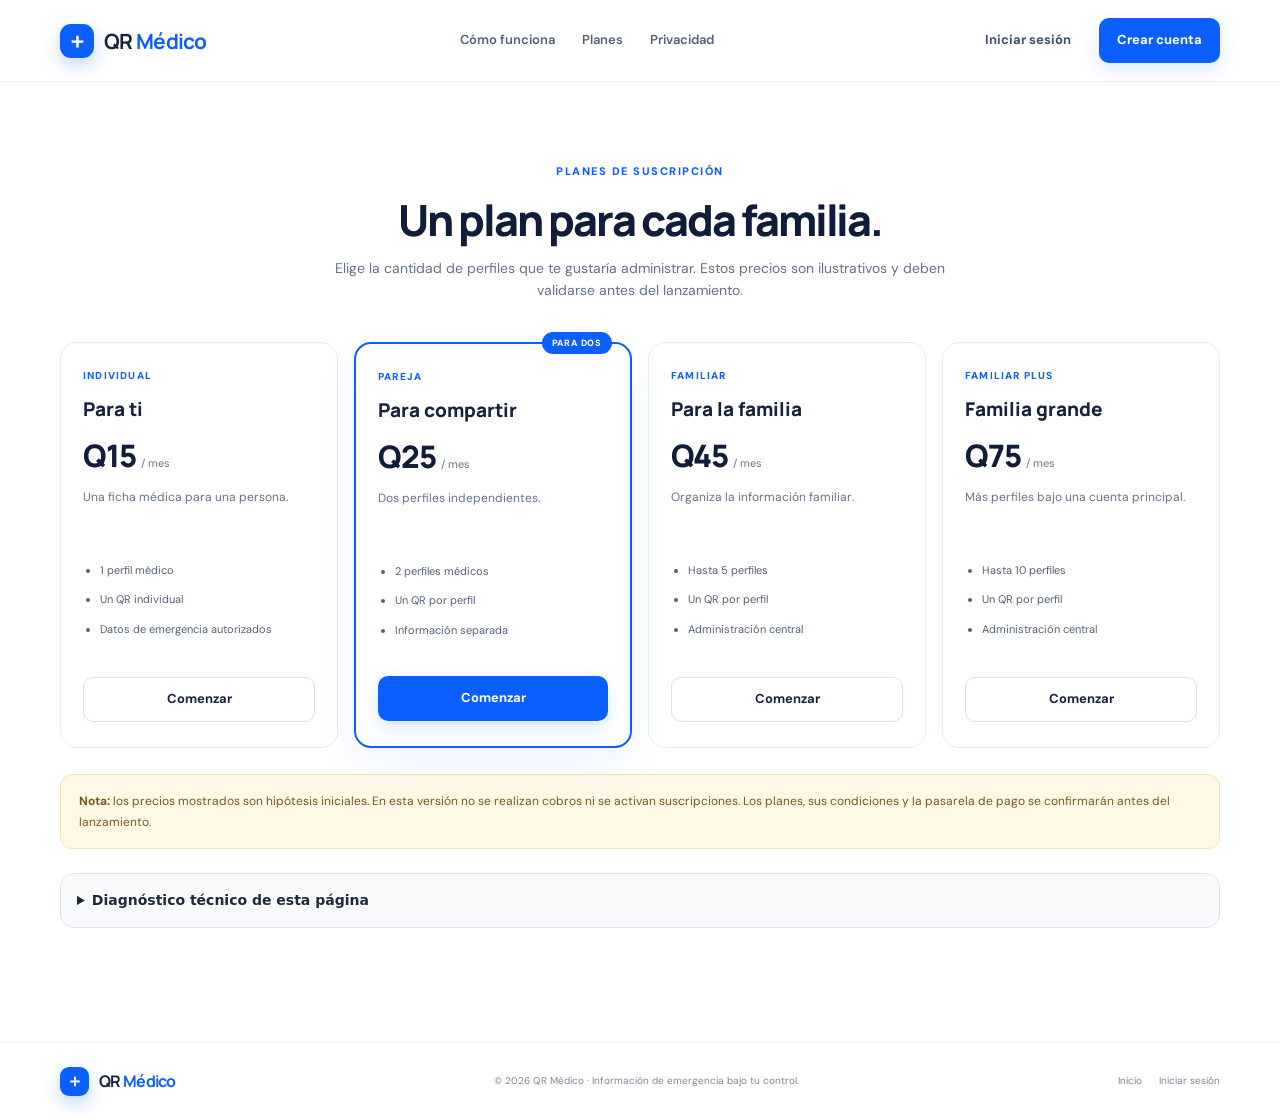
<file: planes.html>
<!doctype html>
<html lang="es">
<head>
  <meta charset="utf-8">
  <meta name="viewport" content="width=device-width, initial-scale=1">
  <meta name="theme-color" content="#0b5fff">
  <meta name="description" content="Conoce los planes ilustrativos de QR Médico.">
  <title>Planes y precios | QR Médico</title>

  <link rel="stylesheet" href="assets/css/styles.css">

  <style>
    /* Diagnóstico técnico independiente del CSS principal */
    .system-diagnostic {
      margin: 24px auto;
      padding: 16px;
      border: 1px solid #dbe3ef;
      border-radius: 14px;
      background: #f8fafc;
      color: #1e293b;
      font: 14px/1.5 system-ui, sans-serif;
    }

    .system-diagnostic summary {
      cursor: pointer;
      font-weight: 700;
    }

    .system-diagnostic h2 {
      font-size: 17px;
      margin: 14px 0;
    }

    .diagnostic-result {
      padding: 7px 0;
      border-bottom: 1px solid #e2e8f0;
      overflow-wrap: anywhere;
    }

    .diagnostic-result:last-child {
      border-bottom: 0;
    }

    .diagnostic-ok { color: #166534; }
    .diagnostic-error { color: #b91c1c; }
    .diagnostic-warning { color: #92400e; }

    .diagnostic-button {
      margin-top: 14px;
      padding: 10px 14px;
      border: 1px solid #cbd5e1;
      border-radius: 9px;
      background: white;
      color: #1e293b;
      cursor: pointer;
    }

    .diagnostic-note {
      font-size: 12px;
      color: #64748b;
    }

    .menu-toggle[aria-expanded="true"] {
      outline: 2px solid #0b5fff;
    }
  </style>
</head>

<body>

<header class="site-header">
  <a class="brand" href="index.html" aria-label="QR Médico, inicio">
    <span class="brand-mark">+</span>
    <span>QR <b>Médico</b></span>
  </a>

  <button
    class="menu-toggle"
    type="button"
    aria-label="Abrir menú"
    aria-expanded="false"
    aria-controls="main-navigation"
  >☰</button>

  <nav class="nav-links" id="main-navigation" aria-label="Navegación principal">
    <a href="index.html#como-funciona">Cómo funciona</a>
    <a href="planes.html" aria-current="page">Planes</a>
    <a href="index.html#privacidad">Privacidad</a>
  </nav>

  <div class="nav-actions">
    <a class="btn btn-quiet" href="login.html">Iniciar sesión</a>
    <a class="btn btn-primary" href="registro.html">Crear cuenta</a>
  </div>
</header>

<main class="container page-main">

  <div class="section-heading">
    <span class="eyebrow">PLANES DE SUSCRIPCIÓN</span>
    <h1>Un plan para cada familia.</h1>
    <p>
      Elige la cantidad de perfiles que te gustaría administrar.
      Estos precios son ilustrativos y deben validarse antes del lanzamiento.
    </p>
  </div>

  <div class="pricing-grid">

    <article class="price-card">
      <span class="price-label">INDIVIDUAL</span>
      <h2>Para ti</h2>
      <div class="price">Q15 <small>/ mes</small></div>
      <p>Una ficha médica para una persona.</p>
      <ul>
        <li>1 perfil médico</li>
        <li>Un QR individual</li>
        <li>Datos de emergencia autorizados</li>
      </ul>
      <a class="btn btn-outline full" href="registro.html">Comenzar</a>
    </article>

    <article class="price-card featured">
      <span class="popular">PARA DOS</span>
      <span class="price-label">PAREJA</span>
      <h2>Para compartir</h2>
      <div class="price">Q25 <small>/ mes</small></div>
      <p>Dos perfiles independientes.</p>
      <ul>
        <li>2 perfiles médicos</li>
        <li>Un QR por perfil</li>
        <li>Información separada</li>
      </ul>
      <a class="btn btn-primary full" href="registro.html">Comenzar</a>
    </article>

    <article class="price-card">
      <span class="price-label">FAMILIAR</span>
      <h2>Para la familia</h2>
      <div class="price">Q45 <small>/ mes</small></div>
      <p>Organiza la información familiar.</p>
      <ul>
        <li>Hasta 5 perfiles</li>
        <li>Un QR por perfil</li>
        <li>Administración central</li>
      </ul>
      <a class="btn btn-outline full" href="registro.html">Comenzar</a>
    </article>

    <article class="price-card">
      <span class="price-label">FAMILIAR PLUS</span>
      <h2>Familia grande</h2>
      <div class="price">Q75 <small>/ mes</small></div>
      <p>Más perfiles bajo una cuenta principal.</p>
      <ul>
        <li>Hasta 10 perfiles</li>
        <li>Un QR por perfil</li>
        <li>Administración central</li>
      </ul>
      <a class="btn btn-outline full" href="registro.html">Comenzar</a>
    </article>

  </div>

  <aside class="notice">
    <strong>Nota:</strong>
    los precios mostrados son hipótesis iniciales.
    En esta versión no se realizan cobros ni se activan suscripciones.
    Los planes, sus condiciones y la pasarela de pago se confirmarán
    antes del lanzamiento.
  </aside>

  <!-- Diagnóstico visible para el desarrollador -->
  <details class="system-diagnostic">
    <summary>Diagnóstico técnico de esta página</summary>

    <h2>Estado del sistema</h2>

    <div id="diagnostic-results" aria-live="polite">
      <div class="diagnostic-result">⏳ Iniciando comprobaciones...</div>
    </div>

    <button
      type="button"
      id="run-diagnostics"
      class="diagnostic-button"
    >Volver a comprobar</button>

    <p class="diagnostic-note">
      Esta página pública no necesita conectarse a Firebase.
      La autenticación y la base de datos se comprobarán en las
      páginas que utilizan esos servicios.
    </p>
  </details>

</main>

<footer class="site-footer">
  <div class="container footer-inner">
    <a class="brand brand-footer" href="index.html" aria-label="QR Médico, inicio">
      <span class="brand-mark">+</span>
      <span>QR <b>Médico</b></span>
    </a>

    <span>© 2026 QR Médico · Información de emergencia bajo tu control.</span>

    <div>
      <a href="index.html">Inicio</a>
      <a href="login.html">Iniciar sesión</a>
    </div>
  </div>
</footer>

<script>
(() => {
  "use strict";

  const results = document.getElementById("diagnostic-results");
  const runButton = document.getElementById("run-diagnostics");
  const menuButton = document.querySelector(".menu-toggle");
  const navigation = document.getElementById("main-navigation");

  function report(title, status, detail) {
    const row = document.createElement("div");
    row.className = "diagnostic-result diagnostic-" + status;

    const symbol = status === "ok" ? "✔"
      : status === "error" ? "✖" : "⚠";

    row.textContent = symbol + " " + title + ": " + detail;
    results.appendChild(row);
  }

  function setMenu(open) {
    if (!menuButton || !navigation) return;

    menuButton.setAttribute("aria-expanded", String(open));
    menuButton.setAttribute(
      "aria-label",
      open ? "Cerrar menú" : "Abrir menú"
    );

    navigation.classList.toggle("open", open);
    navigation.classList.toggle("is-open", open);
  }

  if (menuButton && navigation) {
    menuButton.addEventListener("click", () => {
      const isOpen =
        menuButton.getAttribute("aria-expanded") === "true";

      setMenu(!isOpen);
    });

    navigation.querySelectorAll("a").forEach(link => {
      link.addEventListener("click", () => setMenu(false));
    });

    document.addEventListener("keydown", event => {
      if (event.key === "Escape") setMenu(false);
    });
  }

  function runDiagnostics() {
    results.replaceChildren();

    report(
      "JavaScript",
      "ok",
      "El código de diagnóstico se está ejecutando."
    );

    const stylesheet = [...document.styleSheets].some(sheet => {
      try {
        return sheet.href &&
          new URL(sheet.href).pathname.endsWith("/assets/css/styles.css");
      } catch {
        return false;
      }
    });

    report(
      "Hoja de estilos",
      stylesheet ? "ok" : "error",
      stylesheet
        ? "Se encontró styles.css."
        : "No se encontró styles.css. Comprueba la ruta y el nombre."
    );

    report(
      "Menú móvil",
      menuButton && navigation ? "ok" : "error",
      menuButton && navigation
        ? "Se encontraron el botón y la navegación."
        : "Falta el botón del menú o el elemento de navegación."
    );

    const requiredPages = [
      "index.html",
      "login.html",
      "registro.html",
      "planes.html"
    ];

    const currentPath = location.pathname;
    const base = currentPath.slice(
      0,
      currentPath.lastIndexOf("/") + 1
    );

    requiredPages.forEach(page => {
      const url = base + page;
      const link = document.querySelector(
        'a[href="' + page + '"]'
      );

      report(
        "Enlace a " + page,
        link ? "ok" : "warning",
        link
          ? "Existe al menos un enlace en esta página."
          : "No hay un enlace directo a esta página."
      );
    });

    const planLinks = [...document.querySelectorAll(
      ".pricing-grid a[href]"
    )];

    const incorrectPlanLinks = planLinks.filter(link => {
      return link.getAttribute("href") !== "registro.html";
    });

    report(
      "Botones de planes",
      planLinks.length === 4 && incorrectPlanLinks.length === 0
        ? "ok" : "warning",
      planLinks.length + " botones encontrados; " +
        incorrectPlanLinks.length + " destinos inesperados."
    );

    report(
      "Firebase",
      "ok",
      "No se requiere Firebase en esta página de precios."
    );

    report(
      "Suscripciones",
      "warning",
      "Los precios son ilustrativos; los cobros aún no están activos."
    );
  }

  window.addEventListener("error", event => {
    if (!results) return;

    report(
      "Error de JavaScript",
      "error",
      event.message || "Error no identificado."
    );
  });

  runButton.addEventListener("click", runDiagnostics);

  runDiagnostics();
})();
</script>

</body>
                                           </html>
</file>
<file: assets/css/styles.css>
@import url('https://fonts.googleapis.com/css2?family=DM+Sans:wght@400;500;600;700&family=Manrope:wght@400;500;600;700;800&display=swap');

:root {
  --blue: #0b5fff;
  --blue-dark: #0748ca;
  --navy: #101d3a;
  --ink: #17233d;
  --muted: #66728a;
  --line: #e6ebf3;
  --soft: #f4f7fc;
  --green: #18a875;
  --shadow: 0 24px 70px rgba(20,45,95,.13);
}

* { box-sizing: border-box; }
html { scroll-behavior: smooth; }
body { margin: 0; font-family: 'DM Sans', sans-serif; color: var(--ink); background: #fff; line-height: 1.6; }
a { color: inherit; text-decoration: none; }
button, input { font: inherit; }
.container { width: min(1160px, calc(100% - 48px)); margin-inline: auto; }

.site-header {
  min-height: 82px; padding: 12px max(24px, calc((100% - 1160px)/2));
  display: flex; align-items: center; justify-content: space-between; gap: 24px;
  border-bottom: 1px solid #eef1f6; background: rgba(255,255,255,.96);
  position: sticky; top: 0; z-index: 10; backdrop-filter: blur(14px);
}
.brand { display: inline-flex; align-items: center; gap: 10px; font: 700 21px Manrope,sans-serif; letter-spacing: -.7px; white-space: nowrap; }
.brand b { color: var(--blue); }
.brand-mark { width: 34px; height: 34px; border-radius: 11px; background: var(--blue); color: white; display: grid; place-items: center; font-size: 26px; line-height: 1; box-shadow: 0 7px 18px #0b5fff40; }
.nav-links, .nav-actions { display: flex; align-items: center; gap: 27px; }
.nav-links a { font-size: 13px; font-weight: 600; color: #536078; }
.nav-links a:hover, .footer-inner a:hover { color: var(--blue); }
.nav-actions { gap: 10px; }
.btn { display: inline-flex; align-items: center; justify-content: center; gap: 12px; padding: 11px 17px; border-radius: 10px; font-weight: 700; font-size: 13px; border: 1px solid transparent; transition: .2s; cursor: pointer; font-family: inherit; }
.btn-primary { background: var(--blue); color: white; box-shadow: 0 7px 18px #0b5fff24; }
.btn-primary:hover { background: var(--blue-dark); transform: translateY(-1px); }
.btn-quiet { color: #42506a; }
.btn-outline { border-color: #d8e0ed; color: var(--ink); background: white; }
.btn-outline:hover { border-color: var(--blue); color: var(--blue); }
.btn-large { padding: 15px 21px; font-size: 14px; }
.btn-light { background: white; color: var(--blue); }
.menu-toggle { display: none; border: 0; background: none; font-size: 24px; color: var(--ink); cursor: pointer; }

.eyebrow { display: inline-flex; align-items: center; gap: 8px; color: var(--blue); font-size: 11px; font-weight: 800; letter-spacing: 1.5px; }
.pulse { width: 8px; height: 8px; border-radius: 50%; background: #24bf8b; box-shadow: 0 0 0 5px #24bf8b1c; }
.hero { min-height: 570px; display: grid; grid-template-columns: 1.05fr .95fr; align-items: center; gap: 48px; padding-top: 62px; padding-bottom: 70px; }
.hero h1, .section-heading h1, .section-heading h2, .privacy-layout h2, .cta-section h2 { font: 800 clamp(38px,4.5vw,58px)/1.12 Manrope,sans-serif; letter-spacing: -2.2px; margin: 21px 0 20px; color: var(--navy); }
.hero h1 span { color: var(--blue); }
.lead { font-size: 17px; line-height: 1.8; color: var(--muted); max-width: 570px; margin: 0 0 28px; }
.hero-actions { display: flex; gap: 12px; flex-wrap: wrap; }
.trust-row { display: flex; gap: 16px; flex-wrap: wrap; margin-top: 28px; color: #69768b; font-size: 11px; font-weight: 600; }
.hero-art { min-height: 410px; display: grid; place-items: center; position: relative; }
.medical-card { width: min(390px,90%); background: white; border: 1px solid #e8edf5; border-radius: 22px; box-shadow: var(--shadow); padding: 24px; position: relative; z-index: 2; transform: rotate(-2deg); }
.card-top { display: flex; align-items: center; gap: 10px; border-bottom: 1px solid #edf1f7; padding-bottom: 17px; }
.mini-mark { width: 25px; height: 25px; background: #eaf1ff; color: var(--blue); display: grid; place-items: center; border-radius: 8px; font-size: 19px; font-weight: 700; }
.secure-label { font-size: 9px; letter-spacing: 1.3px; font-weight: 800; color: #65728a; }
.status-dot { width: 7px; height: 7px; border-radius: 50%; background: #21b881; margin-left: auto; }
.profile-row { display: flex; align-items: center; gap: 13px; padding: 21px 0; }
.avatar { width: 47px; height: 47px; border-radius: 15px; background: linear-gradient(135deg,#cfe0ff,#eaf2ff); display: grid; place-items: center; color: var(--blue); font-weight: 800; }
.name-line { font-weight: 800; color: var(--navy); font-size: 14px; }
.muted, small { display: block; color: #7b879a; font-size: 11px; }
.info-lines { display: grid; gap: 11px; }
.info-lines > div { display: flex; align-items: center; gap: 12px; padding: 12px; background: #f7f9fd; border-radius: 12px; }
.info-icon { width: 31px; height: 31px; display: grid; place-items: center; background: white; color: var(--blue); border-radius: 9px; font-size: 17px; }
.info-lines b, .qr-panel b { font-size: 11px; display: block; }
.info-lines small, .qr-panel small { margin-top: 2px; font-size: 10px; }
.qr-panel { display: flex; gap: 15px; align-items: center; margin-top: 17px; padding: 14px; border: 1px dashed #cbd8ee; border-radius: 13px; }
.fake-qr { width: 72px; height: 72px; flex: 0 0 72px; background-color: #fff; background-image: repeating-conic-gradient(#17233d 0% 25%,#fff 0% 50%); background-size: 12px 12px; border: 5px solid white; outline: 1px solid #e2e8f1; position: relative; }
.fake-qr:before, .fake-qr:after { content: ""; position: absolute; width: 18px; height: 18px; background: #fff; border: 4px solid #17233d; top: 0; left: 0; box-shadow: 43px 0 0 -4px #fff,43px 0 0 0 #17233d,0 43px 0 -4px #fff,0 43px 0 0 #17233d; }
.orbit { position: absolute; border: 1px solid #e6edfb; border-radius: 50%; width: 390px; height: 390px; }
.orbit-two { width: 315px; height: 315px; border-style: dashed; }
.floating-badge { position: absolute; z-index: 3; bottom: 31px; right: -2px; display: flex; align-items: center; gap: 10px; background: white; border: 1px solid #e7edf6; border-radius: 14px; padding: 12px 15px; box-shadow: 0 14px 35px #1c376318; }
.badge-icon { width: 30px; height: 30px; background: #e7fbf3; color: #13a875; border-radius: 9px; display: grid; place-items: center; font-weight: 900; }
.floating-badge b { display: block; font-size: 11px; }
.floating-badge small { font-size: 10px; }
.decor { position: absolute; color: #b7ccff; font-weight: 900; }
.decor-cross { font-size: 36px; top: 27px; right: 35px; }
.decor-dots { font-size: 19px; line-height: .65; letter-spacing: 5px; bottom: 28px; left: 4px; color: #a9c1fb; }

.stats-strip { background: #f7f9fd; border-block: 1px solid #edf1f7; }
.stats-grid { display: grid; grid-template-columns: repeat(3,1fr); padding: 23px 0; }
.stats-grid > div { display: flex; align-items: center; justify-content: center; gap: 12px; border-right: 1px solid #e2e8f2; }
.stats-grid > div:last-child { border: 0; }
.stats-grid strong { font: 800 16px Manrope; color: var(--navy); }
.stats-grid span { font-size: 11px; color: var(--muted); }
.section { padding-top: 88px; padding-bottom: 88px; }
.section-heading { text-align: center; max-width: 650px; margin: 0 auto 40px; }
.section-heading h2 { font-size: 36px; letter-spacing: -1.3px; margin: 13px 0; }
.section-heading p { color: var(--muted); font-size: 14px; margin: 0; }
.steps-grid { display: grid; grid-template-columns: repeat(3,1fr); gap: 20px; }
.step-card { border: 1px solid var(--line); border-radius: 17px; padding: 27px; position: relative; transition: .2s; }
.step-card:hover { transform: translateY(-4px); box-shadow: 0 18px 35px #152c5410; }
.step-number { position: absolute; right: 24px; top: 23px; color: #c1cce0; font: 800 13px Manrope; }
.step-icon { width: 50px; height: 50px; border-radius: 15px; background: #edf3ff; color: var(--blue); display: grid; place-items: center; font-size: 24px; margin-bottom: 22px; }
.step-card h3 { font: 800 18px Manrope; margin: 0 0 10px; }
.step-card p { font-size: 13px; line-height: 1.8; color: var(--muted); margin: 0; }
.soft-section { background: #f7f9fd; }
.privacy-layout { display: grid; grid-template-columns: 1fr 1fr; gap: 90px; align-items: center; }
.privacy-layout h2 { font-size: 38px; letter-spacing: -1.5px; margin: 14px 0; }
.lead-small { font-size: 14px; line-height: 1.9; color: var(--muted); max-width: 490px; }
.text-link { display: inline-flex; gap: 9px; color: var(--blue); font-weight: 800; font-size: 13px; margin-top: 12px; }
.privacy-list { display: grid; gap: 21px; }
.privacy-list > div { display: flex; gap: 13px; }
.check { flex: 0 0 28px; width: 28px; height: 28px; border-radius: 9px; background: #e4f9f0; color: #12a675; display: grid; place-items: center; font-weight: 900; }
.privacy-list b { font-size: 14px; }
.privacy-list p { font-size: 12px; color: var(--muted); margin: 4px 0 0; line-height: 1.7; }
.disclaimer { border-top: 1px solid #e1e7f0; padding-top: 16px; font-size: 10px !important; }
.cta-section { margin-top: 70px; margin-bottom: 70px; padding: 38px 45px; border-radius: 22px; background: linear-gradient(120deg,#0b5fff,#1744bd); color: white; display: flex; align-items: center; justify-content: space-between; gap: 25px; }
.cta-section .eyebrow { color: #cbdcff; }
.cta-section h2 { font-size: 29px; letter-spacing: -.8px; color: white; margin: 10px 0; }
.cta-section p { color: #e0e9ff; font-size: 13px; margin: 0; }
.site-footer { border-top: 1px solid #edf1f7; padding: 24px 0; }
.footer-inner { display: flex; align-items: center; justify-content: space-between; gap: 20px; }
.brand-footer { font-size: 16px; }
.brand-footer .brand-mark { width: 29px; height: 29px; border-radius: 9px; font-size: 21px; }
.footer-inner > span, .footer-inner > div a { font-size: 10px; color: #7b879a; }
.footer-inner > div { display: flex; gap: 17px; }

.page-main { padding-top: 75px; padding-bottom: 90px; min-height: 70vh; }
.page-main .section-heading h1 { font-size: 43px; margin: 13px 0; }
.pricing-grid { display: grid; grid-template-columns: repeat(4,1fr); gap: 16px; align-items: stretch; }
.price-card { position: relative; border: 1px solid var(--line); border-radius: 17px; padding: 25px 22px; display: flex; flex-direction: column; }
.price-card.featured { border: 2px solid var(--blue); box-shadow: 0 15px 38px #0b5fff12; }
.popular { position: absolute; top: -12px; right: 18px; background: var(--blue); color: white; border-radius: 20px; padding: 4px 10px; font-size: 9px; font-weight: 800; letter-spacing: .8px; }
.price-label { font-size: 10px; letter-spacing: 1.2px; font-weight: 800; color: var(--blue); }
.price-card h2 { font: 800 19px Manrope; margin: 12px 0; }
.price { font: 800 31px Manrope; color: var(--navy); letter-spacing: -1px; }
.price small { display: inline; font: 500 11px 'DM Sans'; letter-spacing: 0; }
.price-card > p { font-size: 12px; color: var(--muted); min-height: 42px; }
.price-card ul { padding-left: 17px; margin: 8px 0 25px; flex: 1; }
.price-card li { font-size: 11px; color: #536078; margin: 12px 0; }
.full { width: 100%; }
.notice { margin-top: 26px; padding: 16px 18px; background: #fff8e7; border: 1px solid #f4e3b6; border-radius: 12px; color: #78591c; font-size: 12px; line-height: 1.7; }

.auth-body { min-height: 100vh; background: radial-gradient(circle at 15% 10%,#e9f1ff 0,transparent 32%),#f6f8fc; display: flex; align-items: center; justify-content: center; padding: 35px 18px; flex-direction: column; }
.auth-brand { margin-bottom: 25px; }
.auth-card { width: min(440px,100%); background: white; border: 1px solid #e7edf5; border-radius: 20px; padding: 34px; box-shadow: 0 20px 60px #1b356310; }
.back-link { display: inline-block; font-size: 11px; color: #68758c; margin-bottom: 25px; }
.auth-card h1 { font: 800 30px Manrope; letter-spacing: -1px; margin: 10px 0; }
.auth-card > p { font-size: 13px; color: var(--muted); margin: 0 0 25px; }
.demo-form { display: grid; gap: 9px; }
.demo-form label { font-size: 11px; font-weight: 700; color: #394761; margin-top: 6px; }
.demo-form input:not([type=checkbox]) { width: 100%; padding: 13px; border: 1px solid #dfe6f0; border-radius: 9px; font: 13px 'DM Sans'; outline: none; }
.demo-form input:focus { border-color: var(--blue); box-shadow: 0 0 0 3px #0b5fff15; }
.demo-form button { margin-top: 12px; }
.form-note { font-size: 10px; color: #78849a; line-height: 1.6; margin: 5px 0; }
.consent { display: flex; gap: 9px; align-items: flex-start; line-height: 1.6; font-weight: 500 !important; }
.consent input { margin-top: 4px; }
.auth-bottom { border-top: 1px solid #edf1f7; margin-top: 22px; padding-top: 18px; text-align: center; font-size: 11px; color: #68758c; }
.auth-bottom a { color: var(--blue); font-weight: 800; }

@media (max-width: 900px) {
  .site-header { gap: 12px; }
  .nav-links { gap: 14px; }
  .nav-links a { font-size: 12px; }
  .nav-actions .btn { padding: 10px 12px; }
  .hero { gap: 20px; }
  .hero h1 { font-size: 45px; }
  .trust-row { gap: 10px; }
  .pricing-grid { grid-template-columns: repeat(2,1fr); }
  .privacy-layout { gap: 40px; }
}
@media (max-width: 680px) {
  .container { width: min(100% - 36px,520px); }
  .site-header { min-height: 70px; padding: 0 18px; }
  .brand { font-size: 19px; }
  .menu-toggle { display: block; margin-left: auto; }
  .nav-links { display: none; position: absolute; top: 69px; left: 0; right: 0; background: white; padding: 18px 24px; border-bottom: 1px solid var(--line); box-shadow: 0 12px 20px #152c540c; flex-direction: column; align-items: flex-start; gap: 17px; }
  .nav-links.open { display: flex; }
  .nav-actions { display: none; }
  .hero { grid-template-columns: 1fr; padding-top: 48px; padding-bottom: 48px; gap: 12px; }
  .hero h1 { font-size: 42px; letter-spacing: -1.8px; }
  .lead { font-size: 15px; }
  .hero-art { min-height: 365px; margin-top: 6px; }
  .medical-card { padding: 18px; width: min(360px,88%); }
  .orbit { width: 320px; height: 320px; }
  .orbit-two { width: 260px; height: 260px; }
  .floating-badge { right: 0; bottom: 12px; }
  .decor-cross { right: 8px; }
  .trust-row { font-size: 10px; }
  .stats-grid { grid-template-columns: 1fr; gap: 0; padding: 8px 0; }
  .stats-grid > div { border-right: 0; border-bottom: 1px solid #e2e8f2; padding: 13px 0; justify-content: flex-start; }
  .stats-grid > div:last-child { border: 0; }
  .section { padding: 60px 0; }
  .section-heading h2 { font-size: 29px; }
  .steps-grid { grid-template-columns: 1fr; }
  .step-card { padding: 23px; }
  .privacy-layout { grid-template-columns: 1fr; gap: 32px; }
  .privacy-layout h2 { font-size: 31px; }
  .cta-section { margin-top: 40px; margin-bottom: 40px; padding: 28px 24px; align-items: flex-start; flex-direction: column; }
  .cta-section h2 { font-size: 26px; }
  .footer-inner { flex-direction: column; align-items: flex-start; }
  .footer-inner > span { order: 3; }
  .pricing-grid { grid-template-columns: 1fr; gap: 18px; }
  .price-card { padding: 25px; }
  .page-main { padding-top: 50px; }
  .page-main .section-heading h1 { font-size: 34px; }
  .auth-card { padding: 27px 23px; }
  .auth-brand { margin-bottom: 20px; }
}


/* Enlace destacado a los planes — mejora visual para index.html */
.plans-highlight {
  display: inline-flex;
  align-items: center;
  justify-content: center;
  gap: 14px;
  margin-top: 12px;
  padding: 16px 24px;
  border: 2px solid #0b5fff;
  border-radius: 16px;
  background: linear-gradient(135deg, #0b5fff, #3478ff);
  color: #ffffff !important;
  font-size: 19px;
  font-weight: 750;
  line-height: 1.35;
  text-decoration: none;
  box-shadow: 0 8px 22px rgba(11, 95, 255, 0.22);
  transition: transform 0.2s ease, box-shadow 0.2s ease,
              background 0.2s ease;
}

.plans-highlight:hover,
.plans-highlight:focus-visible {
  transform: translateY(-3px);
  box-shadow: 0 12px 28px rgba(11, 95, 255, 0.30);
}

.plans-highlight .arrow {
  display: inline-block;
  font-size: 25px;
  line-height: 1;
  transition: transform 0.2s ease;
}

.plans-highlight:hover .arrow,
.plans-highlight:focus-visible .arrow {
  transform: translateX(4px);
}

@media (max-width: 480px) {
  .plans-highlight {
    gap: 12px;
    padding: 17px 20px;
    font-size: 18px;
  }
}

@media (prefers-reduced-motion: reduce) {
  .plans-highlight,
  .plans-highlight .arrow {
    transition: none;
  }
}
</file>
